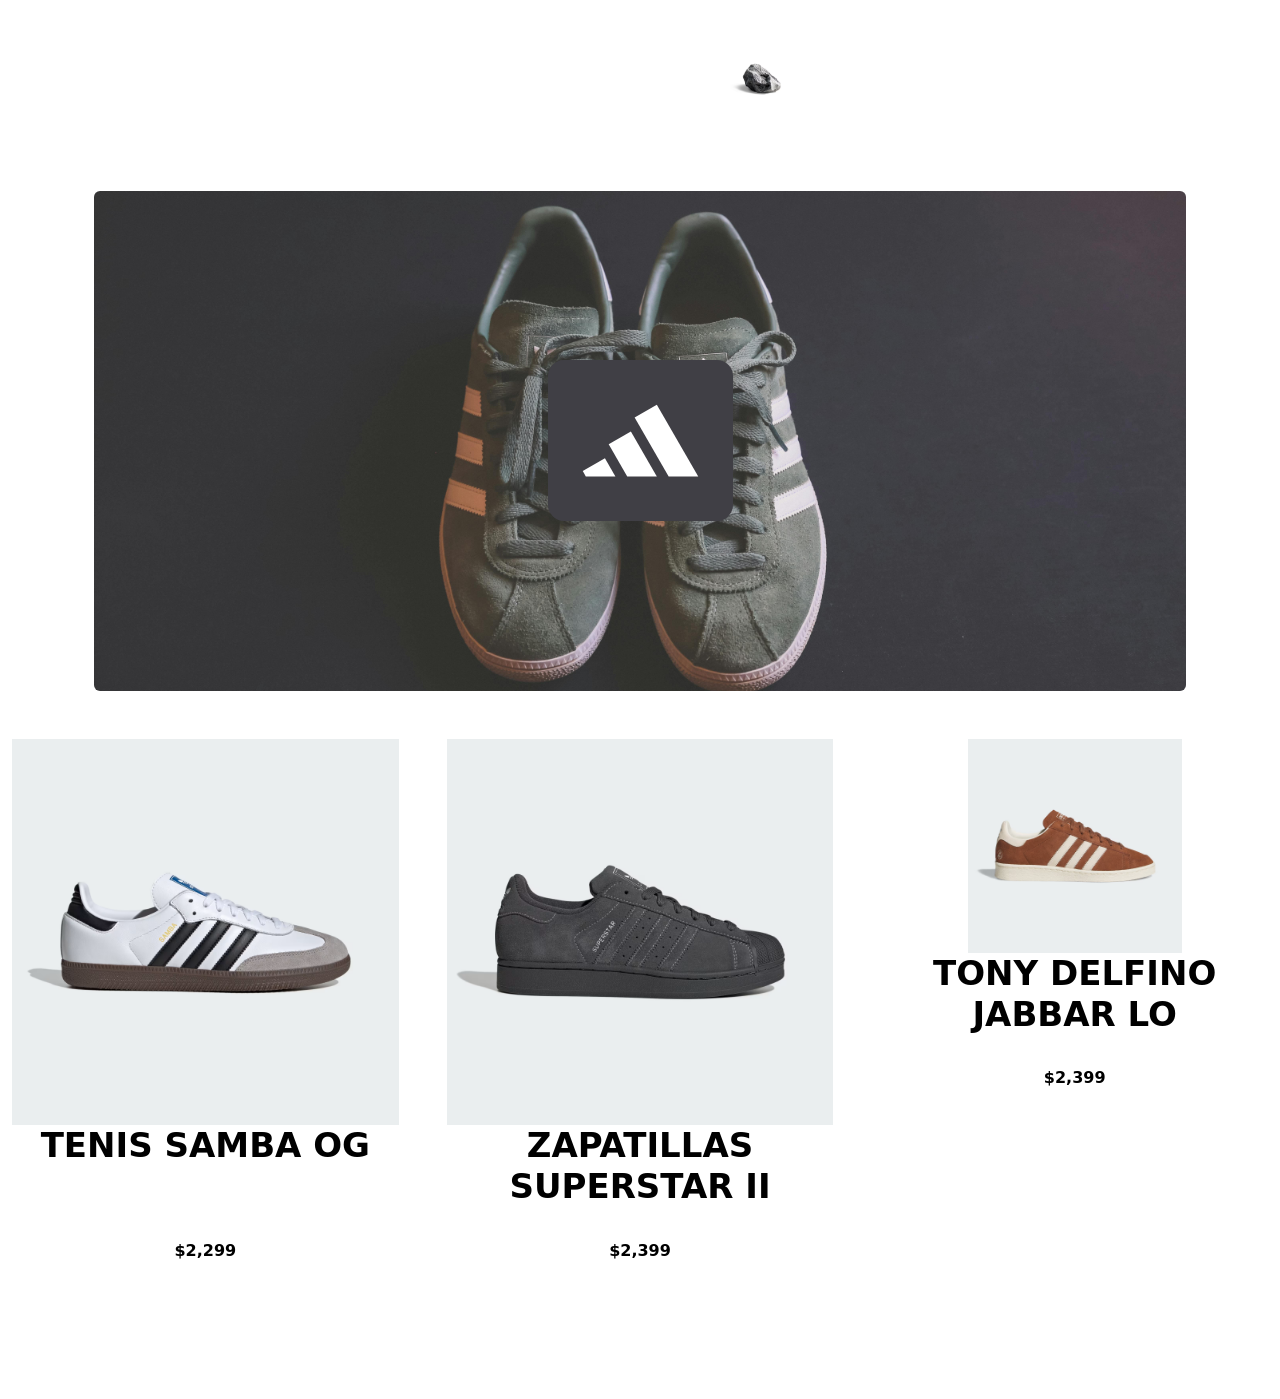
<file: index.html>
<!DOCTYPE html>
<html data-bs-theme="light" lang="en">

<head>
    <meta charset="utf-8">
    <meta name="viewport" content="width=device-width, initial-scale=1.0, shrink-to-fit=no">
    <title>pyf goat</title>
    <link rel="stylesheet" href="assets/bootstrap/css/bootstrap.min.css">
    <link rel="stylesheet" href="https://fonts.googleapis.com/css?family=Abhaya+Libre&amp;display=swap">
    <link rel="stylesheet" href="assets/css/Footer-Basic-icons.css">
    <link rel="stylesheet" href="assets/css/styles.css">
</head>

<body>
    <section class="text-white py-4 py-xl-5">
        <div class="container">
            <h1 style="color: #ffffff;">ghvghyvgybhubhubhggdfghyyk<a class="btn btn-primary" role="button" style="background: rgba(13,110,253,0);border-style: none;" href="index-1-1.html"><img class="img-fluid" src="assets/img/piedra.avif" width="61" height="49"></a></h1>
        </div>
        <nav class="navbar navbar-expand-md bg-body" style="text-align: center;">
            <div class="container-fluid">
                <div class="container" style="margin: -335px;">
                    <h1>Heading</h1>
                </div><a class="navbar-brand" href="#" style="text-align: center;"></a><button class="navbar-toggler" data-bs-toggle="collapse"><span class="visually-hidden">Toggle navigation</span><span class="navbar-toggler-icon"></span></button>
            </div>
        </nav>
        <div class="container">
            <section class="text-white py-4 py-xl-5">
                <div class="container">
                    <div class="border rounded border-0 d-flex flex-column justify-content-center align-items-center p-4 py-5" style="background: url(&quot;assets/img/pexels-mnzoutfits-1619652.jpg&quot;) center / cover repeat;height: 500px;">
                        <div class="row" style="background: #403f45;border-radius: 16px;border: 19.4px solid rgb(64,63,69);">
                            <div class="col-md-10 col-xl-8 text-center d-flex d-sm-flex d-md-flex justify-content-center align-items-center mx-auto justify-content-md-start align-items-md-center justify-content-xl-center">
                                <div><svg xmlns="http://www.w3.org/2000/svg" width="1em" height="1em" viewBox="0 0 24 24" fill="none" style="font-size: 123px;">
                                        <path d="M1.3294 19L0.731323 17.9641L5.06145 15.4641L7.1029 19H1.3294Z" fill="currentColor"></path>
                                        <path d="M15.1858 19H9.4123L5.7935 12.7321L10.1236 10.2321L15.1858 19Z" fill="currentColor"></path>
                                        <path d="M23.2687 19H17.4952L10.8557 7.5L15.1858 5L23.2687 19Z" fill="currentColor"></path>
                                    </svg></div>
                            </div>
                        </div>
                    </div>
                </div>
            </section>
        </div>
        <div class="row">
            <div class="col">
                <div class="container" id="hoops">
                    <h1 class="text-center" style="font-size: 34px;"><img class="img-fluid" src="assets/img/Tenis_Samba_OG_Blanco_B75806_01_00_standard.avif"><br><strong><span style="color: rgb(0, 0, 0);">TENIS SAMBA&nbsp;OG</span></strong><br><br></h1>
                    <p style="color: rgb(0,0,0);text-align: center;"><br><strong>$2,299</strong><br><br><br><br></p>
                </div>
            </div>
            <div class="col">
                <div class="container" id="hoops-1">
                    <h1 class="text-center" style="font-size: 34px;text-align: center;"><img class="img-fluid" src="assets/img/ZAPATILLAS_SUPERSTAR_II_Gris_KI8492_01_00_standard.avif"><br><strong><span style="color: rgb(0, 0, 0);">ZAPATILLAS SUPERSTAR II</span></strong></h1>
                    <p style="text-align: center;"><br><strong><span style="color: rgb(0, 0, 0);">$2,399</span></strong><br><br></p>
                </div>
            </div>
            <div class="col">
                <div class="container" id="hoops-2">
                    <h1 class="text-center" style="font-size: 34px;"><img class="img-fluid" src="assets/img/TONY_DELFINO_JABBAR_LO_Cafe_HQ7359_01_00_standard.avif" width="214" height="132"><br><strong><span style="color: rgb(0, 0, 0);">TONY DELFINO JABBAR LO</span></strong></h1>
                    <p style="text-align: center;"><br><strong><span style="color: rgb(0, 0, 0);">$2,399</span></strong><br><br><br></p>
                </div>
            </div>
        </div>
    </section>
    <script src="assets/bootstrap/js/bootstrap.min.js"></script>
</body>

</html>
</file>
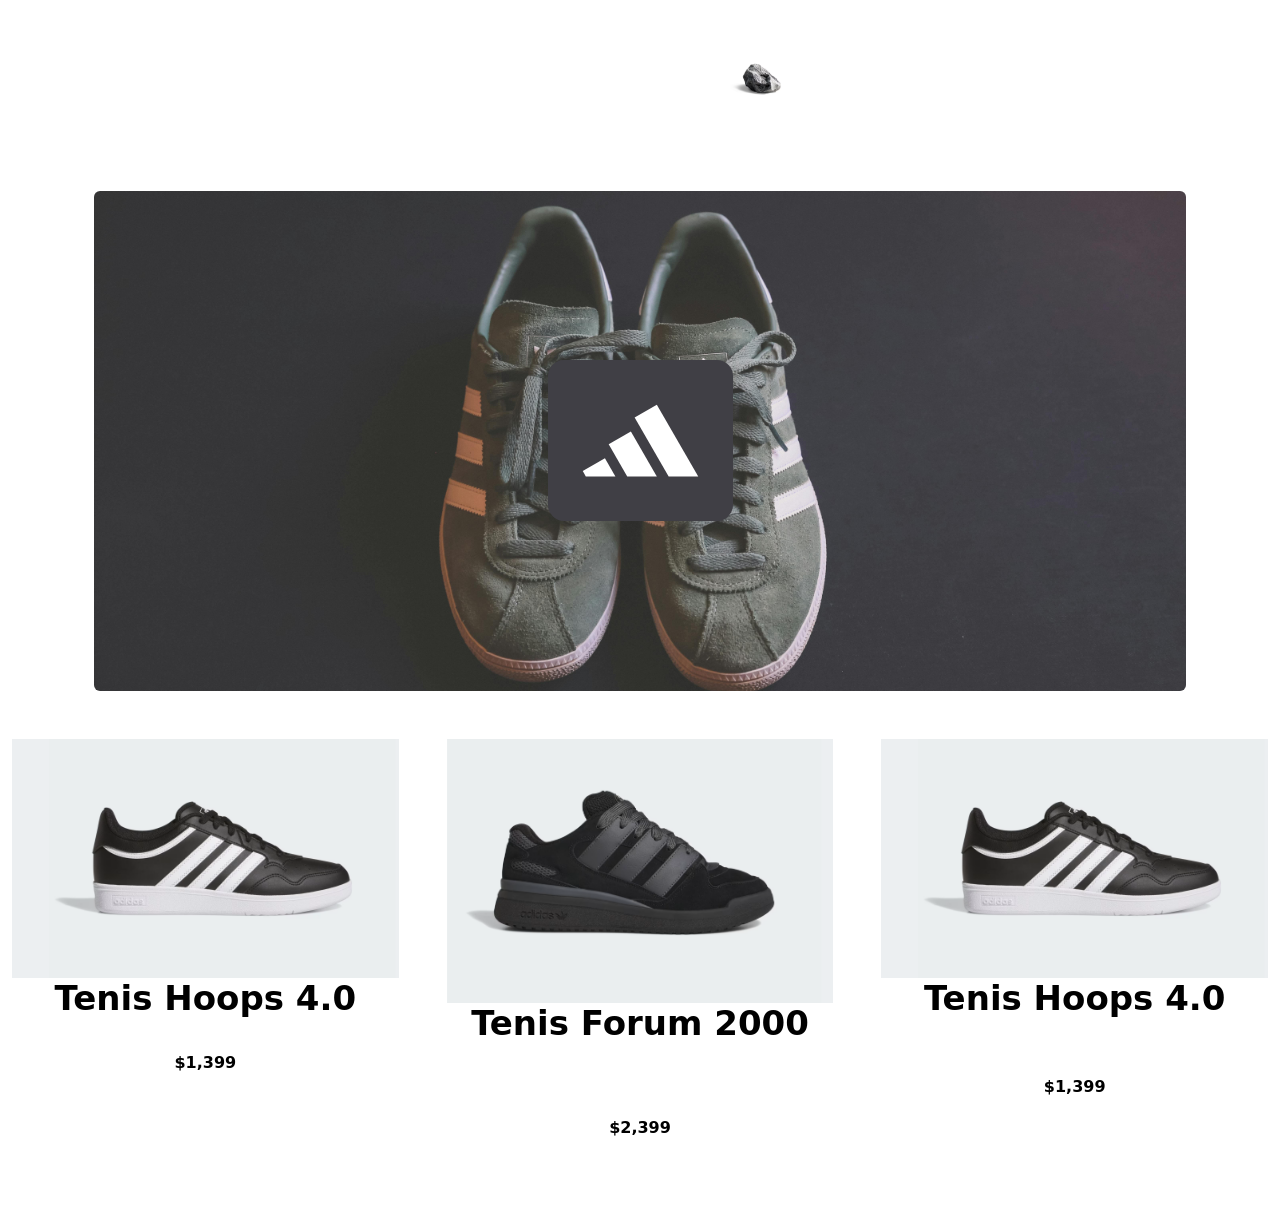
<file: adidas.html>
<!DOCTYPE html>
<html data-bs-theme="light" lang="en">

<head>
    <meta charset="utf-8">
    <meta name="viewport" content="width=device-width, initial-scale=1.0, shrink-to-fit=no">
    <title>pyf goat</title>
    <link rel="stylesheet" href="assets/bootstrap/css/bootstrap.min.css">
    <link rel="stylesheet" href="https://fonts.googleapis.com/css?family=Abhaya+Libre&amp;display=swap">
    <link rel="stylesheet" href="assets/css/Footer-Basic-icons.css">
    <link rel="stylesheet" href="assets/css/styles.css">
</head>

<body>
    <section class="text-white py-4 py-xl-5">
        <div class="container">
            <h1 style="color: #ffffff;">ghvghyvgybhubhubhggdfghyyk<a class="btn btn-primary" role="button" style="background: rgba(13,110,253,0);border-style: none;" href="index-1-1.html"><img class="img-fluid" src="assets/img/piedra.avif" width="61" height="49"></a></h1>
        </div>
        <nav class="navbar navbar-expand-md bg-body" style="text-align: center;">
            <div class="container-fluid">
                <div class="container" style="margin: -335px;">
                    <h1>Heading</h1>
                </div><a class="navbar-brand" href="#" style="text-align: center;"></a><button class="navbar-toggler" data-bs-toggle="collapse"><span class="visually-hidden">Toggle navigation</span><span class="navbar-toggler-icon"></span></button>
            </div>
        </nav>
        <div class="container">
            <section class="text-white py-4 py-xl-5">
                <div class="container">
                    <div class="border rounded border-0 d-flex flex-column justify-content-center align-items-center p-4 py-5" style="background: url(&quot;assets/img/pexels-mnzoutfits-1619652.jpg&quot;) center / cover repeat;height: 500px;">
                        <div class="row" style="background: #403f45;border-radius: 16px;border: 19.4px solid rgb(64,63,69);">
                            <div class="col-md-10 col-xl-8 text-center d-flex d-sm-flex d-md-flex justify-content-center align-items-center mx-auto justify-content-md-start align-items-md-center justify-content-xl-center">
                                <div><svg xmlns="http://www.w3.org/2000/svg" width="1em" height="1em" viewBox="0 0 24 24" fill="none" style="font-size: 123px;">
                                        <path d="M1.3294 19L0.731323 17.9641L5.06145 15.4641L7.1029 19H1.3294Z" fill="currentColor"></path>
                                        <path d="M15.1858 19H9.4123L5.7935 12.7321L10.1236 10.2321L15.1858 19Z" fill="currentColor"></path>
                                        <path d="M23.2687 19H17.4952L10.8557 7.5L15.1858 5L23.2687 19Z" fill="currentColor"></path>
                                    </svg></div>
                            </div>
                        </div>
                    </div>
                </div>
            </section>
        </div>
        <div class="row">
            <div class="col">
                <div class="container" id="hoops">
                    <h1 class="text-center" style="font-size: 34px;"><img class="img-fluid" src="assets/img/Captura%20de%20pantalla%202025-11-19%20083840.png"><br><strong><span style="color: rgb(0, 0, 0);">Tenis Hoops 4.0</span></strong></h1>
                    <p style="color: rgb(0,0,0);text-align: center;"><br><strong>$1,399</strong><br><br><br></p>
                </div>
            </div>
            <div class="col">
                <div class="container" id="hoops-1">
                    <h1 class="text-center" style="font-size: 34px;text-align: center;"><img class="img-fluid" src="assets/img/Captura%20de%20pantalla%202025-11-19%20085407.png"><br><strong><span style="color: rgb(0, 0, 0);">Tenis Forum 2000</span></strong><br><br></h1>
                    <p style="text-align: center;"><br><strong><span style="color: rgb(0, 0, 0);">$2,399</span></strong><br><br></p>
                </div>
            </div>
            <div class="col">
                <div class="container" id="hoops-2">
                    <h1 class="text-center" style="font-size: 34px;"><img class="img-fluid" src="assets/img/Captura%20de%20pantalla%202025-11-19%20083840.png"><br><strong><span style="color: rgb(0, 0, 0);">Tenis Hoops 4.0</span></strong></h1>
                    <p style="text-align: center;"><br><br><strong><span style="color: rgb(0, 0, 0);">$1,399</span></strong><br><br><br></p>
                </div>
            </div>
        </div>
    </section>
    <script src="assets/bootstrap/js/bootstrap.min.js"></script>
</body>

</html>
</file>
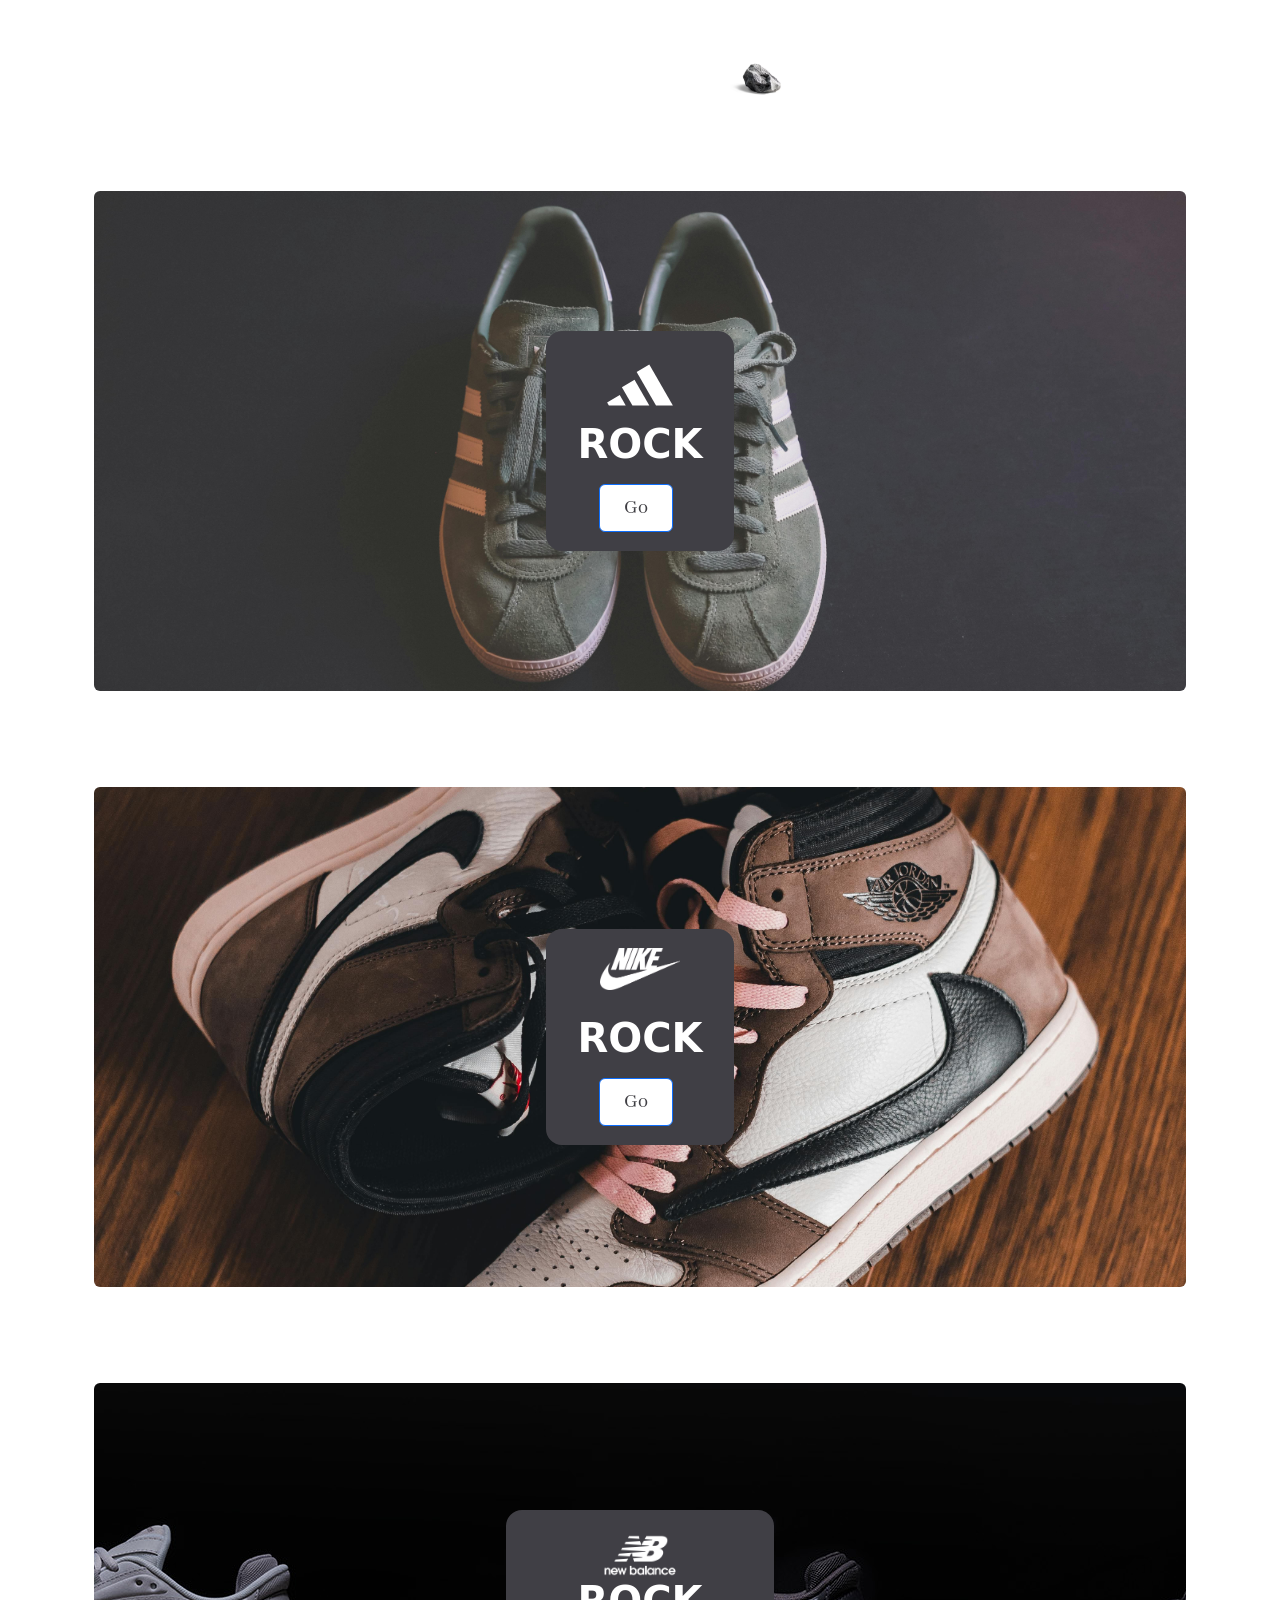
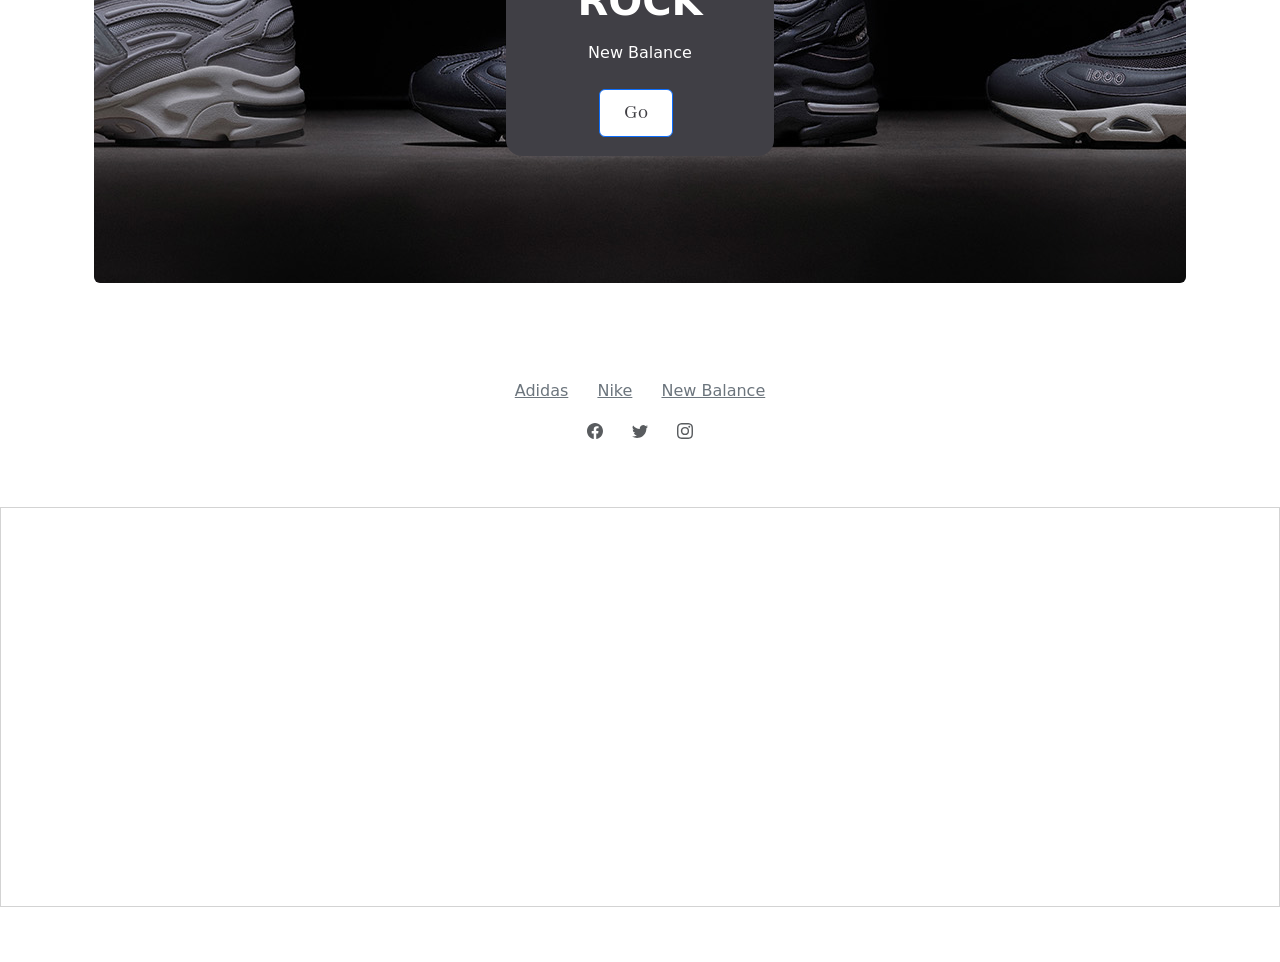
<file: index-1-1.html>
<!DOCTYPE html>
<html data-bs-theme="light" lang="en">

<head>
    <meta charset="utf-8">
    <meta name="viewport" content="width=device-width, initial-scale=1.0, shrink-to-fit=no">
    <title>pyf goat</title>
    <link rel="stylesheet" href="assets/bootstrap/css/bootstrap.min.css">
    <link rel="stylesheet" href="https://fonts.googleapis.com/css?family=Abhaya+Libre&amp;display=swap">
    <link rel="stylesheet" href="assets/css/Footer-Basic-icons.css">
    <link rel="stylesheet" href="assets/css/styles.css">
</head>

<body>
    <section class="text-white py-4 py-xl-5">
        <div class="container">
            <h1 style="color: #ffffff;">ghvghyvgybhubhubhggdfghyyk<button class="btn btn-primary" type="button" style="background: rgba(13,110,253,0);border-style: none;"><img class="img-fluid" src="assets/img/piedra.avif" width="61" height="49"></button></h1>
        </div>
        <nav class="navbar navbar-expand-md bg-body" style="text-align: center;">
            <div class="container-fluid">
                <div class="container" style="margin: -335px;">
                    <h1>Heading</h1>
                </div><a class="navbar-brand" href="#" style="text-align: center;"></a><button class="navbar-toggler" data-bs-toggle="collapse"><span class="visually-hidden">Toggle navigation</span><span class="navbar-toggler-icon"></span></button>
            </div>
        </nav>
        <div class="container">
            <section class="text-white py-4 py-xl-5">
                <div class="container">
                    <div class="border rounded border-0 d-flex flex-column justify-content-center align-items-center p-4 py-5" style="background: url(&quot;assets/img/pexels-mnzoutfits-1619652.jpg&quot;) center / cover repeat;height: 500px;">
                        <div class="row" style="background: #403f45;border-radius: 16px;border: 19.4px solid rgb(64,63,69);">
                            <div class="col-md-10 col-xl-8 text-center d-flex d-sm-flex d-md-flex justify-content-center align-items-center mx-auto justify-content-md-start align-items-md-center justify-content-xl-center">
                                <div><svg xmlns="http://www.w3.org/2000/svg" width="1em" height="1em" viewBox="0 0 24 24" fill="none" style="font-size: 70px;">
                                        <path d="M1.3294 19L0.731323 17.9641L5.06145 15.4641L7.1029 19H1.3294Z" fill="currentColor"></path>
                                        <path d="M15.1858 19H9.4123L5.7935 12.7321L10.1236 10.2321L15.1858 19Z" fill="currentColor"></path>
                                        <path d="M23.2687 19H17.4952L10.8557 7.5L15.1858 5L23.2687 19Z" fill="currentColor"></path>
                                    </svg>
                                    <h1 class="text-uppercase fw-bold mb-3">rock</h1><a class="btn btn-primary fs-5 me-2 py-2 px-4" role="button" style="background: #ffffff;color: rgb(63,62,67);font-family: 'Abhaya Libre', serif;" href="index.html">Go</a>
                                </div>
                            </div>
                        </div>
                    </div>
                </div>
            </section>
            <section class="text-white py-4 py-xl-5">
                <div class="container">
                    <div class="border rounded border-0 d-flex flex-column justify-content-center align-items-center p-4 py-5" style="height: 500px;background: url(&quot;assets/img/pexels-introspectivedsgn-7543639.jpg&quot;) center / cover;">
                        <div class="row" style="background: #403f45;border-radius: 16px;border: 19.4px solid rgb(64,63,69);">
                            <div class="col-md-10 col-xl-8 text-center d-flex d-sm-flex d-md-flex justify-content-center align-items-center mx-auto justify-content-md-start align-items-md-center justify-content-xl-center">
                                <div><img class="img-fluid" src="assets/img/Nike-PNG-Pic-Background.png" width="80" height="42">
                                    <p class="mb-4"></p>
                                    <h1 class="text-uppercase fw-bold mb-3">rock</h1><a class="btn btn-primary fs-5 me-2 py-2 px-4" role="button" style="background: #ffffff;color: rgb(63,62,67);font-family: 'Abhaya Libre', serif;" href="nike%201.html">Go</a>
                                </div>
                            </div>
                        </div>
                    </div>
                </div>
            </section>
            <section class="text-white py-4 py-xl-5">
                <div class="container">
                    <div class="border rounded border-0 d-flex flex-column justify-content-center align-items-center tenis" style="height: 500px;background: url(&quot;assets/img/nb-blog-image.jpg&quot;) center / auto no-repeat, #fbfbfb;">
                        <div class="row" style="background: #403f45;border-radius: 16px;border: 19.4px solid rgb(64,63,69);">
                            <div class="col-md-10 col-xl-8 text-center d-flex d-sm-flex d-md-flex justify-content-center align-items-center mx-auto justify-content-md-start align-items-md-center justify-content-xl-center">
                                <div>
                                    <h1 class="text-uppercase fw-bold mb-3"><img class="img-fluid" src="assets/img/live-event-sports-streams-new-balance-png-logo-4.png" width="80" height="59">rock</h1>
                                    <p class="mb-4">New Balance</p><a class="btn btn-primary fs-5 me-2 py-2 px-4" role="button" style="background: #ffffff;color: rgb(63,62,67);font-family: 'Abhaya Libre', serif;" href="NB.html">Go</a>
                                </div>
                            </div>
                        </div>
                    </div>
                </div>
            </section>
        </div>
        <div class="container">
            <footer class="text-center">
                <div class="container text-muted py-4 py-lg-5">
                    <ul class="list-inline">
                        <li class="list-inline-item me-4"><a class="link-secondary" href="https://www.adidas.mx/?cm_mmc=AdieSEM_Google-_-adidas-LAM-MX-Trademark-adidas-General-B-Exact-_-General-Trademark-X-General-_-adidas-_-&amp;-_--_-ds_kid=11643361-_-&amp;-_-ds_agid=72933795972-_-&amp;-_-dv:eCom&amp;cm_mmca1=MX&amp;cm_mmc2=&amp;&amp;af_reengagement_window=30d&amp;is_retargeting=true&amp;pid=googleadwords_temp&amp;c=adidas-LAM-MX-Trademark-adidas-General-B-Exact&amp;af_channel=Search&amp;adicl_gclid=EAIaIQobChMI66vKj5OOkQMVR3R_AB087xXSEAAYASAAEgIjs_D_BwE&amp;gclsrc=aw.ds&amp;gad_source=1&amp;gad_campaignid=1721603023&amp;gbraid=0AAAAADsEbm5JVB8NNuyXsH6Bfre-_0zQl&amp;gclid=EAIaIQobChMI66vKj5OOkQMVR3R_AB087xXSEAAYASAAEgIjs_D_BwE">Adidas</a></li>
                        <li class="list-inline-item me-4"><a class="link-secondary" href="https://www.nike.com/mx/?cp=88619275578_search_&amp;gclsrc=aw.ds&amp;gad_source=1&amp;gad_campaignid=11751570869&amp;gbraid=0AAAAACOWCFqS-Et8KTydkZdtkYO0L_Kj5&amp;gclid=EAIaIQobChMIlLuB_JKOkQMVIgxECB1BhD2SEAAYASAAEgJCZfD_BwE">Nike</a></li>
                        <li class="list-inline-item"><a class="link-secondary" href="https://www.newbalancemexico.com/">New Balance</a></li>
                    </ul>
                    <ul class="list-inline">
                        <li class="list-inline-item me-4"><svg xmlns="http://www.w3.org/2000/svg" width="1em" height="1em" fill="currentColor" viewBox="0 0 16 16" class="bi bi-facebook">
                                <path d="M16 8.049c0-4.446-3.582-8.05-8-8.05C3.58 0-.002 3.603-.002 8.05c0 4.017 2.926 7.347 6.75 7.951v-5.625h-2.03V8.05H6.75V6.275c0-2.017 1.195-3.131 3.022-3.131.876 0 1.791.157 1.791.157v1.98h-1.009c-.993 0-1.303.621-1.303 1.258v1.51h2.218l-.354 2.326H9.25V16c3.824-.604 6.75-3.934 6.75-7.951"></path>
                            </svg></li>
                        <li class="list-inline-item me-4"><svg xmlns="http://www.w3.org/2000/svg" width="1em" height="1em" fill="currentColor" viewBox="0 0 16 16" class="bi bi-twitter">
                                <path d="M5.026 15c6.038 0 9.341-5.003 9.341-9.334 0-.14 0-.282-.006-.422A6.685 6.685 0 0 0 16 3.542a6.658 6.658 0 0 1-1.889.518 3.301 3.301 0 0 0 1.447-1.817 6.533 6.533 0 0 1-2.087.793A3.286 3.286 0 0 0 7.875 6.03a9.325 9.325 0 0 1-6.767-3.429 3.289 3.289 0 0 0 1.018 4.382A3.323 3.323 0 0 1 .64 6.575v.045a3.288 3.288 0 0 0 2.632 3.218 3.203 3.203 0 0 1-.865.115 3.23 3.23 0 0 1-.614-.057 3.283 3.283 0 0 0 3.067 2.277A6.588 6.588 0 0 1 .78 13.58a6.32 6.32 0 0 1-.78-.045A9.344 9.344 0 0 0 5.026 15"></path>
                            </svg></li>
                        <li class="list-inline-item"><svg xmlns="http://www.w3.org/2000/svg" width="1em" height="1em" fill="currentColor" viewBox="0 0 16 16" class="bi bi-instagram">
                                <path d="M8 0C5.829 0 5.556.01 4.703.048 3.85.088 3.269.222 2.76.42a3.917 3.917 0 0 0-1.417.923A3.927 3.927 0 0 0 .42 2.76C.222 3.268.087 3.85.048 4.7.01 5.555 0 5.827 0 8.001c0 2.172.01 2.444.048 3.297.04.852.174 1.433.372 1.942.205.526.478.972.923 1.417.444.445.89.719 1.416.923.51.198 1.09.333 1.942.372C5.555 15.99 5.827 16 8 16s2.444-.01 3.298-.048c.851-.04 1.434-.174 1.943-.372a3.916 3.916 0 0 0 1.416-.923c.445-.445.718-.891.923-1.417.197-.509.332-1.09.372-1.942C15.99 10.445 16 10.173 16 8s-.01-2.445-.048-3.299c-.04-.851-.175-1.433-.372-1.941a3.926 3.926 0 0 0-.923-1.417A3.911 3.911 0 0 0 13.24.42c-.51-.198-1.092-.333-1.943-.372C10.443.01 10.172 0 7.998 0h.003zm-.717 1.442h.718c2.136 0 2.389.007 3.232.046.78.035 1.204.166 1.486.275.373.145.64.319.92.599.28.28.453.546.598.92.11.281.24.705.275 1.485.039.843.047 1.096.047 3.231s-.008 2.389-.047 3.232c-.035.78-.166 1.203-.275 1.485a2.47 2.47 0 0 1-.599.919c-.28.28-.546.453-.92.598-.28.11-.704.24-1.485.276-.843.038-1.096.047-3.232.047s-2.39-.009-3.233-.047c-.78-.036-1.203-.166-1.485-.276a2.478 2.478 0 0 1-.92-.598 2.48 2.48 0 0 1-.6-.92c-.109-.281-.24-.705-.275-1.485-.038-.843-.046-1.096-.046-3.233 0-2.136.008-2.388.046-3.231.036-.78.166-1.204.276-1.486.145-.373.319-.64.599-.92.28-.28.546-.453.92-.598.282-.11.705-.24 1.485-.276.738-.034 1.024-.044 2.515-.045v.002zm4.988 1.328a.96.96 0 1 0 0 1.92.96.96 0 0 0 0-1.92zm-4.27 1.122a4.109 4.109 0 1 0 0 8.217 4.109 4.109 0 0 0 0-8.217zm0 1.441a2.667 2.667 0 1 1 0 5.334 2.667 2.667 0 0 1 0-5.334"></path>
                            </svg></li>
                    </ul>
                </div>
            </footer>
        </div>
                            <iframe allowfullscreen="" allow="clipboard-write" scrolling="no" class="fp-iframe" style="border: 1px solid lightgray; width: 100%; height: 400px;" src="https://heyzine.com/flip-book/44aa265a64.html"></iframe>
                        

    </section>
    <script src="assets/bootstrap/js/bootstrap.min.js"></script>
</body>

</html>
</file>
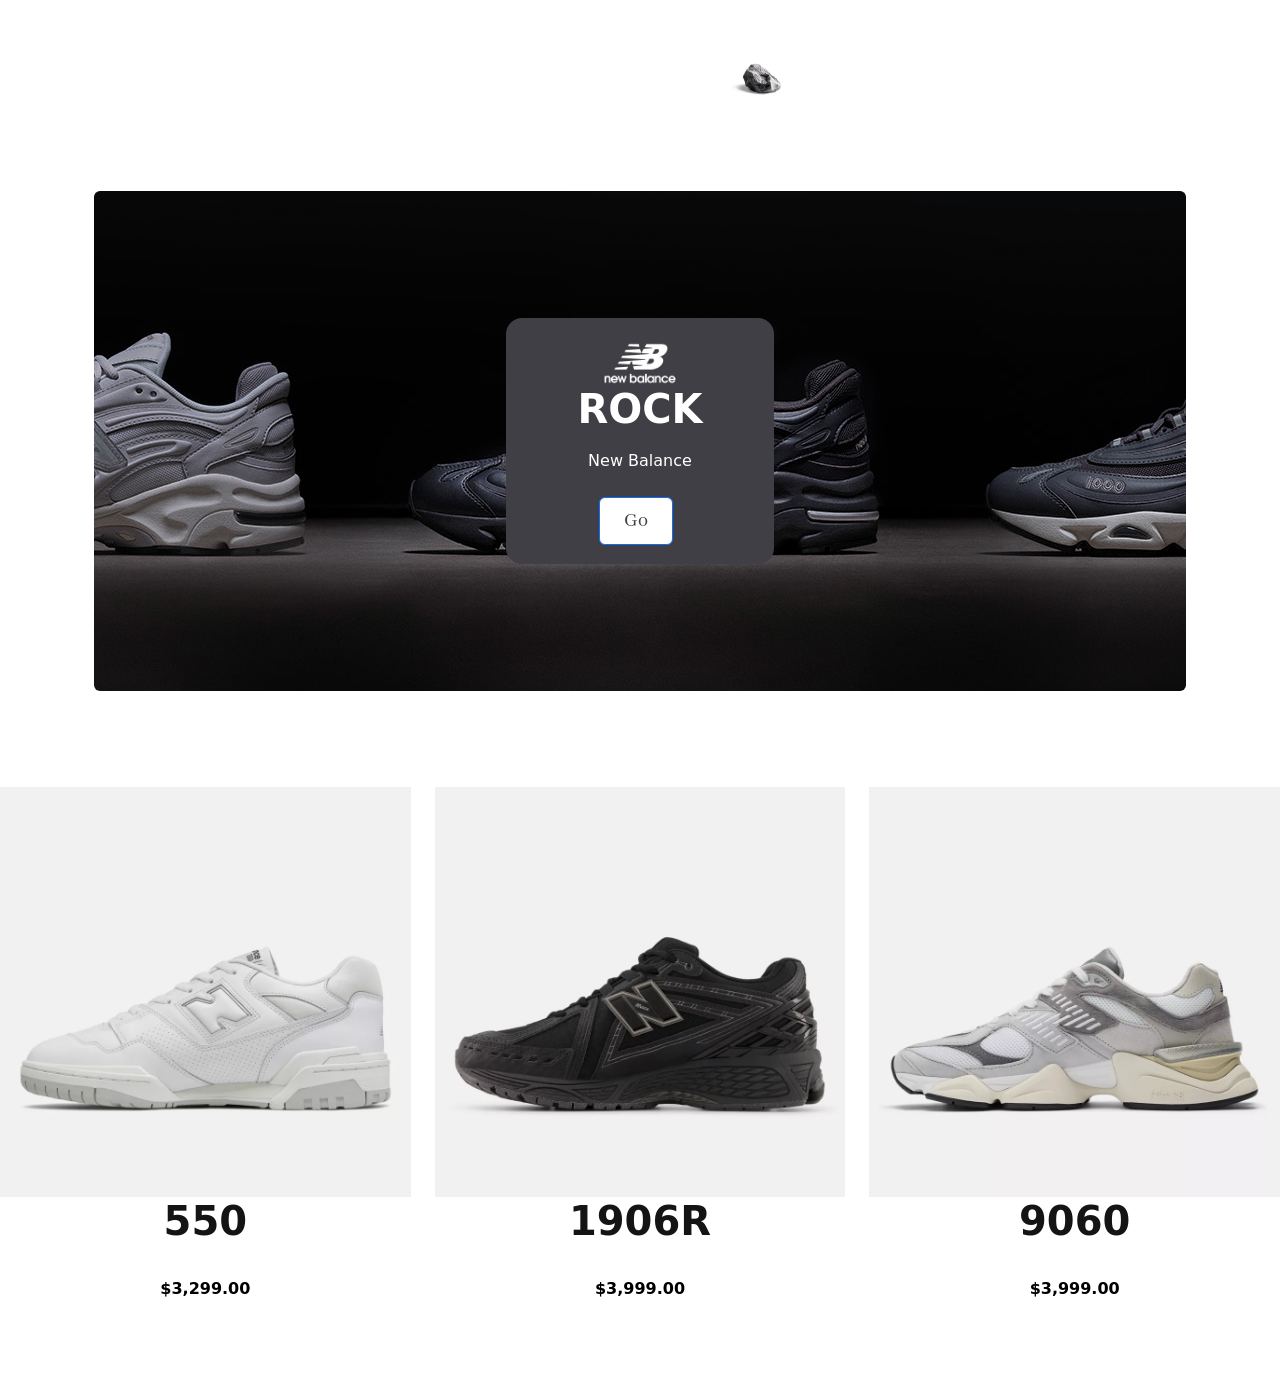
<file: NB.html>
<!DOCTYPE html>
<html data-bs-theme="light" lang="en">

<head>
    <meta charset="utf-8">
    <meta name="viewport" content="width=device-width, initial-scale=1.0, shrink-to-fit=no">
    <title>pyf goat</title>
    <link rel="stylesheet" href="assets/bootstrap/css/bootstrap.min.css">
    <link rel="stylesheet" href="https://fonts.googleapis.com/css?family=Abhaya+Libre&amp;display=swap">
    <link rel="stylesheet" href="assets/css/Footer-Basic-icons.css">
    <link rel="stylesheet" href="assets/css/styles.css">
</head>

<body>
    <section class="text-white py-4 py-xl-5">
        <div class="container">
            <h1 style="color: #ffffff;">ghvghyvgybhubhubhggdfghyyk<a class="btn btn-primary" role="button" style="background: rgba(13,110,253,0);border-style: none;" href="index-1-1.html"><img class="img-fluid" src="assets/img/piedra.avif" width="61" height="49"></a></h1>
        </div>
        <nav class="navbar navbar-expand-md bg-body" style="text-align: center;">
            <div class="container-fluid">
                <div class="container" style="margin: -335px;">
                    <h1>Heading</h1>
                </div><a class="navbar-brand" href="#" style="text-align: center;"></a><button class="navbar-toggler" data-bs-toggle="collapse"><span class="visually-hidden">Toggle navigation</span><span class="navbar-toggler-icon"></span></button>
            </div>
        </nav>
        <div class="container">
            <section class="text-white py-4 py-xl-5">
                <div class="container">
                    <div class="border rounded border-0 d-flex flex-column justify-content-center align-items-center tenis" style="height: 500px;background: url(&quot;assets/img/nb-blog-image.jpg&quot;) center / auto no-repeat, #fbfbfb;">
                        <div class="row" style="background: #403f45;border-radius: 16px;border: 19.4px solid rgb(64,63,69);">
                            <div class="col-md-10 col-xl-8 text-center d-flex d-sm-flex d-md-flex justify-content-center align-items-center mx-auto justify-content-md-start align-items-md-center justify-content-xl-center">
                                <div>
                                    <h1 class="text-uppercase fw-bold mb-3"><img class="img-fluid" src="assets/img/live-event-sports-streams-new-balance-png-logo-4.png" width="80" height="59">rock</h1>
                                    <p class="mb-4">New Balance</p><button class="btn btn-primary fs-5 me-2 py-2 px-4" type="button" style="background: #ffffff;color: rgb(63,62,67);font-family: 'Abhaya Libre', serif;">Go</button>
                                </div>
                            </div>
                        </div>
                    </div>
                </div>
            </section>
        </div>
    </section>
    <div class="row">
        <div class="col" id="ten1"><img class="img-fluid" src="assets/img/bb550pb1_nb_03_i.webp">
            <h1 class="text-center"><strong><span style="color: rgb(21, 20, 21);">550</span></strong></h1>
            <p class="text-center"><br><strong><span style="color: rgb(0, 0, 0);">$3,299.00</span></strong><br><br><br><br></p>
        </div>
        <div class="col" id="ten2"><img class="img-fluid" src="assets/img/u1906roe_nb_03_i.webp">
            <h1 class="text-center"><strong><span style="color: rgb(21, 20, 21);">1906R</span></strong></h1>
            <p class="text-center"><br><strong><span style="color: rgb(0, 0, 0);">$3,999.00</span></strong><br><br></p>
        </div>
        <div class="col" id="ten-3"><img class="img-fluid" src="assets/img/u9060gry_nb_03_i.webp">
            <h1 class="text-center"><strong><span style="color: rgb(21, 20, 21);">9060</span></strong></h1>
            <p class="text-center"><br><strong><span style="color: rgb(0, 0, 0);">$3,999.00</span></strong><br><br><br><br></p>
        </div>
    </div>
    <script src="assets/bootstrap/js/bootstrap.min.js"></script>
</body>

</html>
</file>
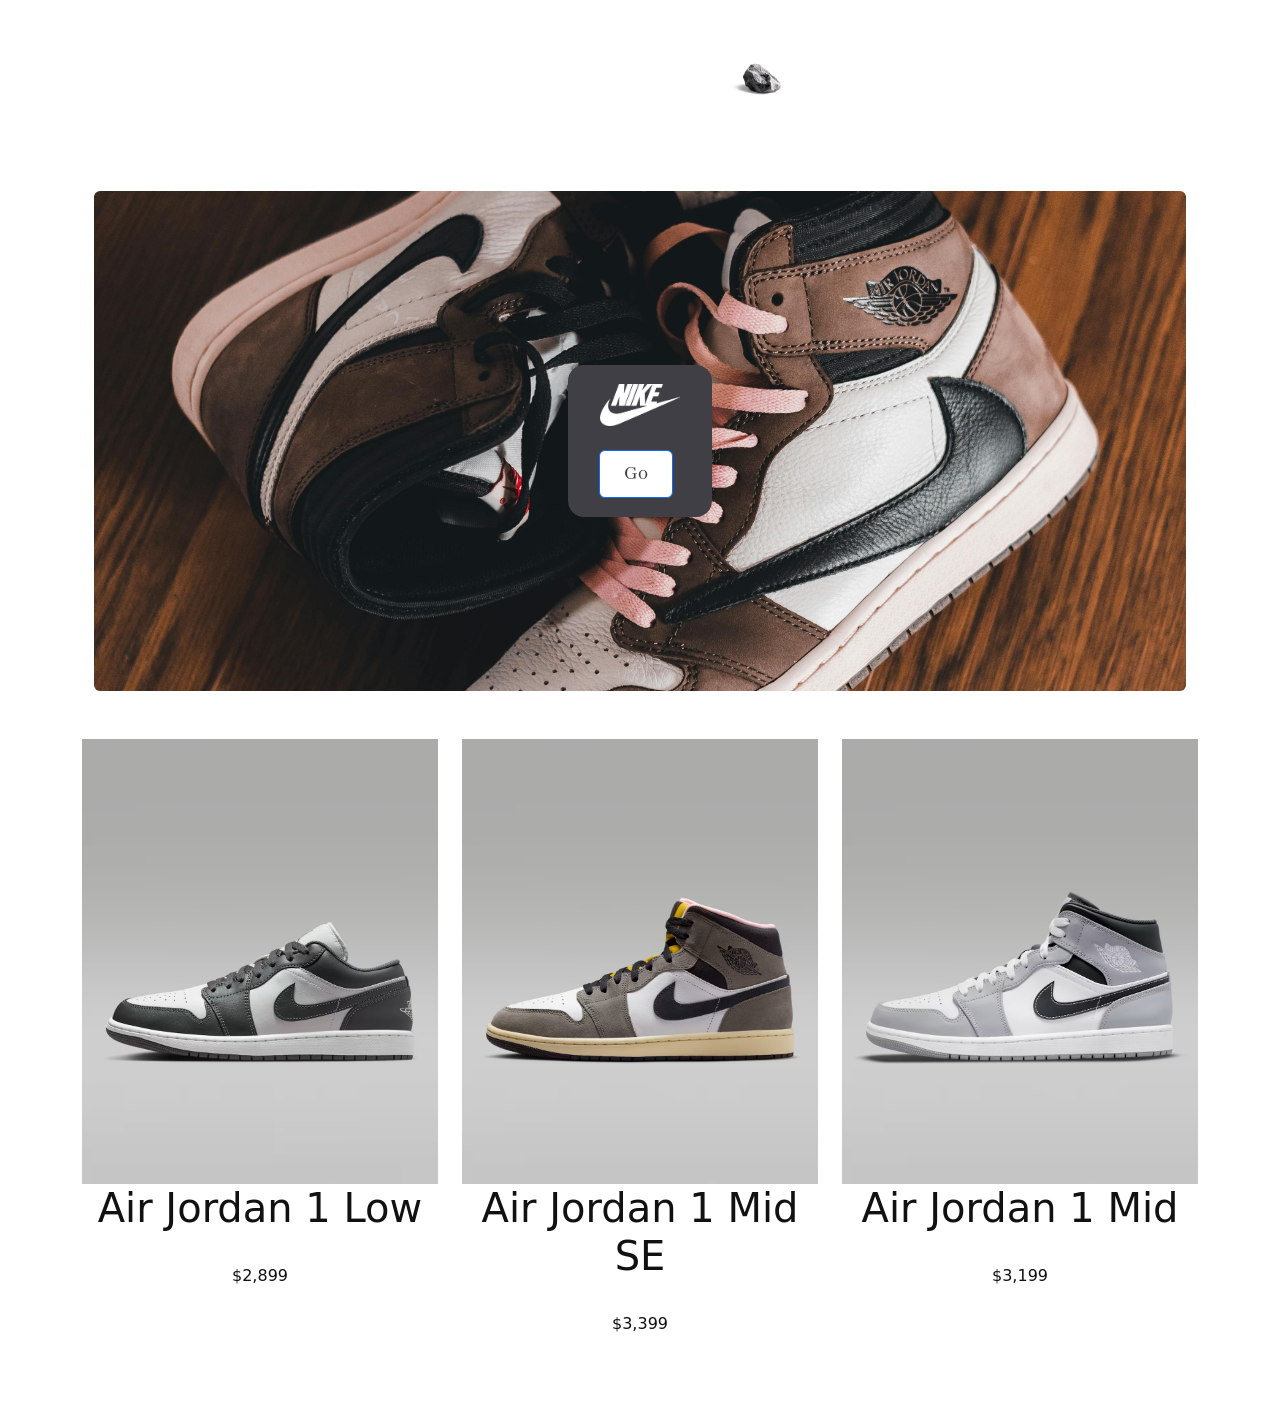
<file: nike 1.html>
<!DOCTYPE html>
<html data-bs-theme="light" lang="en">

<head>
    <meta charset="utf-8">
    <meta name="viewport" content="width=device-width, initial-scale=1.0, shrink-to-fit=no">
    <title>pyf goat</title>
    <link rel="stylesheet" href="assets/bootstrap/css/bootstrap.min.css">
    <link rel="stylesheet" href="https://fonts.googleapis.com/css?family=Abhaya+Libre&amp;display=swap">
    <link rel="stylesheet" href="assets/css/Footer-Basic-icons.css">
    <link rel="stylesheet" href="assets/css/styles.css">
</head>

<body>
    <section class="text-white py-4 py-xl-5">
        <div class="container">
            <h1 style="color: #ffffff;">ghvghyvgybhubhubhggdfghyyk<a class="btn btn-primary" role="button" style="background: rgba(13,110,253,0);border-style: none;" href="index-1-1.html"><img class="img-fluid" src="assets/img/piedra.avif" width="61" height="49"></a></h1>
        </div>
        <nav class="navbar navbar-expand-md bg-body" style="text-align: center;">
            <div class="container-fluid">
                <div class="container" style="margin: -335px;">
                    <h1>Heading</h1>
                </div><a class="navbar-brand" href="#" style="text-align: center;"></a><button class="navbar-toggler" data-bs-toggle="collapse"><span class="visually-hidden">Toggle navigation</span><span class="navbar-toggler-icon"></span></button>
            </div>
        </nav>
        <div class="container">
            <section class="text-white py-4 py-xl-5">
                <div class="container">
                    <div class="border rounded border-0 d-flex flex-column justify-content-center align-items-center p-4 py-5" style="height: 500px;background: url(&quot;assets/img/pexels-introspectivedsgn-7543639.jpg&quot;) center / cover;">
                        <div class="row" style="background: #403f45;border-radius: 16px;border: 19.4px solid rgb(64,63,69);">
                            <div class="col-md-10 col-xl-8 text-center d-flex d-sm-flex d-md-flex justify-content-center align-items-center mx-auto justify-content-md-start align-items-md-center justify-content-xl-center">
                                <div><img class="img-fluid" src="assets/img/Nike-PNG-Pic-Background.png" width="80" height="42">
                                    <p class="mb-4"></p>
                                    <h1 class="text-uppercase fw-bold mb-3"></h1><button class="btn btn-primary fs-5 me-2 py-2 px-4" type="button" style="background: #ffffff;color: rgb(63,62,67);font-family: 'Abhaya Libre', serif;">Go</button>
                                </div>
                            </div>
                        </div>
                    </div>
                </div>
            </section>
        </div>
        <div class="container">
            <div class="row">
                <div class="col" id="ten1"><img class="img-fluid" src="assets/img/AIR+JORDAN+1+LOW.avif">
                    <h1 class="text-center"><span style="color: rgb(17, 17, 17);">Air Jordan&nbsp;1 Low</span></h1>
                    <p class="text-center"><br><span style="color: rgb(17, 17, 17);">$2,899</span><br><br><br></p>
                </div>
                <div class="col" id="ten2"><img class="img-fluid" src="assets/img/AIR+JORDAN+1+MID+SE.avif">
                    <h1 class="text-center"><span style="color: rgb(17, 17, 17);">Air Jordan&nbsp;1 Mid SE</span></h1>
                    <p class="text-center"><br><span style="color: rgb(17, 17, 17);">$3,399</span><br><br></p>
                </div>
                <div class="col" id="ten-3"><img class="img-fluid" src="assets/img/AIR+JORDAN+1+MID.avif">
                    <h1 class="text-center"><span style="color: rgb(17, 17, 17);">Air Jordan 1 Mid</span></h1>
                    <p class="text-center"><br><span style="color: rgb(17, 17, 17);">$3,199</span><br><br><br></p>
                </div>
            </div>
        </div>
    </section>
    <script src="assets/bootstrap/js/bootstrap.min.js"></script>
</body>

</html>
</file>
<file: assets/css/Footer-Basic-icons.css>
.bs-icon {
  --bs-icon-size: .75rem;
  display: flex;
  flex-shrink: 0;
  justify-content: center;
  align-items: center;
  font-size: var(--bs-icon-size);
  width: calc(var(--bs-icon-size) * 2);
  height: calc(var(--bs-icon-size) * 2);
  color: var(--bs-primary);
}

.bs-icon-xs {
  --bs-icon-size: 1rem;
  width: calc(var(--bs-icon-size) * 1.5);
  height: calc(var(--bs-icon-size) * 1.5);
}

.bs-icon-sm {
  --bs-icon-size: 1rem;
}

.bs-icon-md {
  --bs-icon-size: 1.5rem;
}

.bs-icon-lg {
  --bs-icon-size: 2rem;
}

.bs-icon-xl {
  --bs-icon-size: 2.5rem;
}

.bs-icon.bs-icon-primary {
  color: var(--bs-white);
  background: var(--bs-primary);
}

.bs-icon.bs-icon-primary-light {
  color: var(--bs-primary);
  background: rgba(var(--bs-primary-rgb), .2);
}

.bs-icon.bs-icon-semi-white {
  color: var(--bs-primary);
  background: rgba(255, 255, 255, .5);
}

.bs-icon.bs-icon-rounded {
  border-radius: .5rem;
}

.bs-icon.bs-icon-circle {
  border-radius: 50%;
}
</file>
<file: assets/css/styles.css>
.gansillos:hover {
  transform: scale(1.05);
}

.gansillos {
  transition: transform 0.5s ease;
}

.tenis:hover {
  filter: contrast;
}

#hoops:hover {
  transform: scale(1.05);
}

#hoops {
  transition: transform 0.8s ease;
}

#hoops-1:hover {
  transition: transform 0.8s ease;
}

div {
}

#hoops-1:hover {
  transform: scale(1.05);
}

#hoops-1 {
  transition: transform 0.8s ease;
}

#hoops-2:hover {
  transform: scale(1.05);
}

#hoops-2 {
  transition: transform 0.8s ease;
}

#ten1:hover {
  transform: scale(1.05);
}

#ten1 {
  transition: transform 0.8s ease;
}

div {
}

#ten2:hover {
  transform: scale(1.05);
}

#ten2 {
  transition: transform 0.8s ease;
}

#ten-3:hover {
  transform: scale(1.05);
}

#ten-3 {
  transition: transform 0.8s ease;
}
</file>
